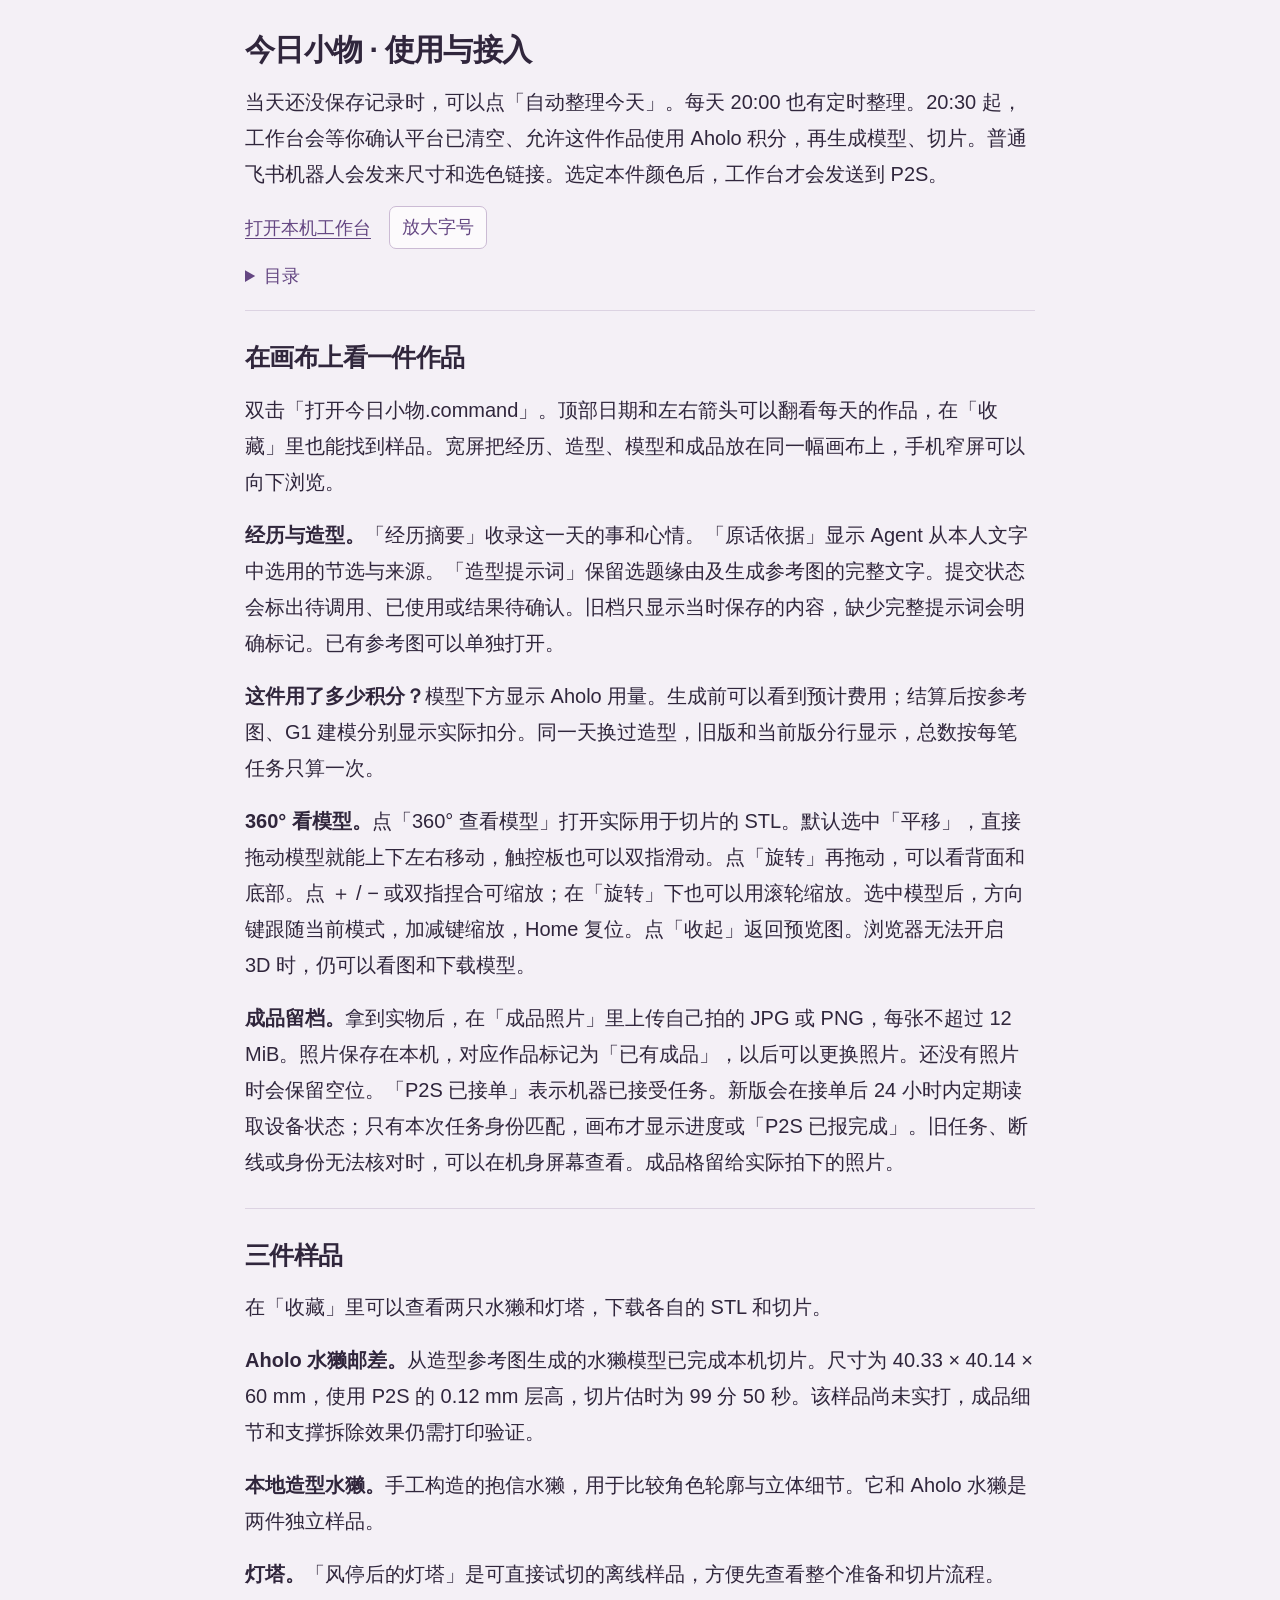
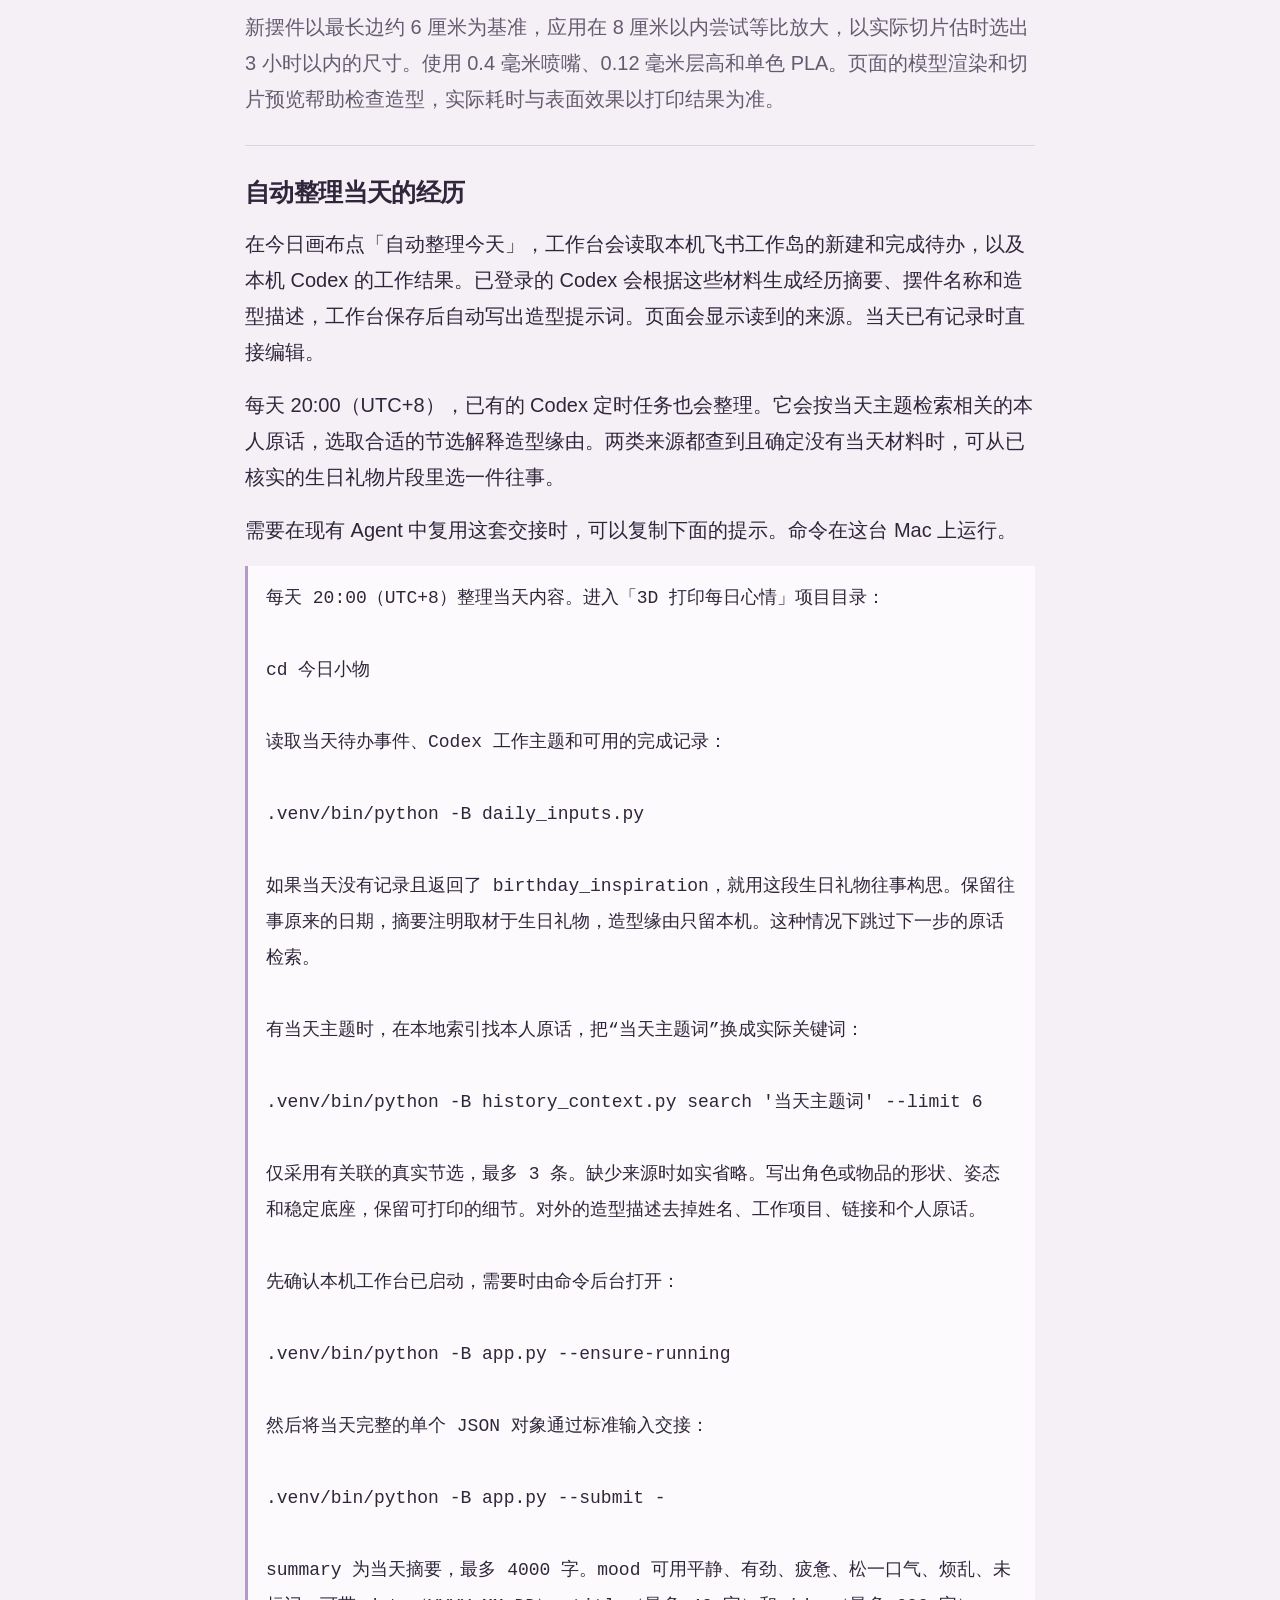
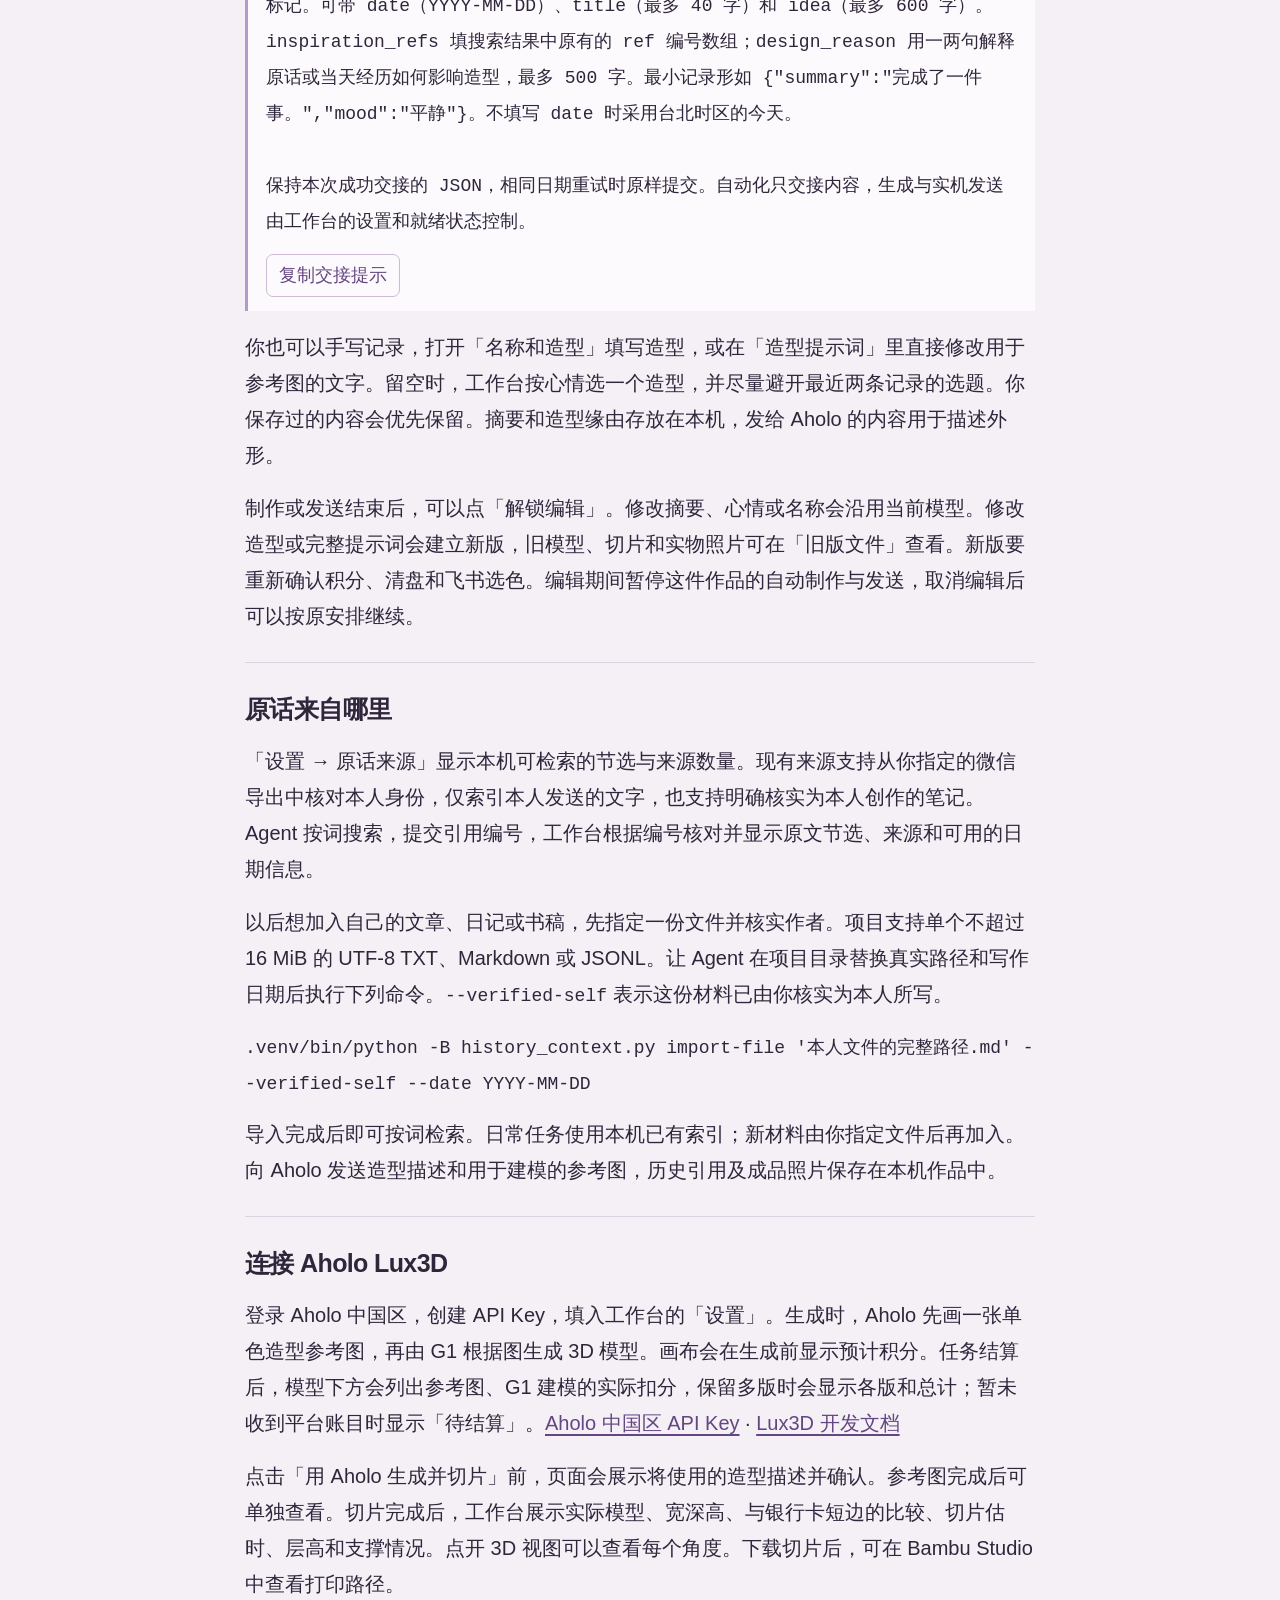
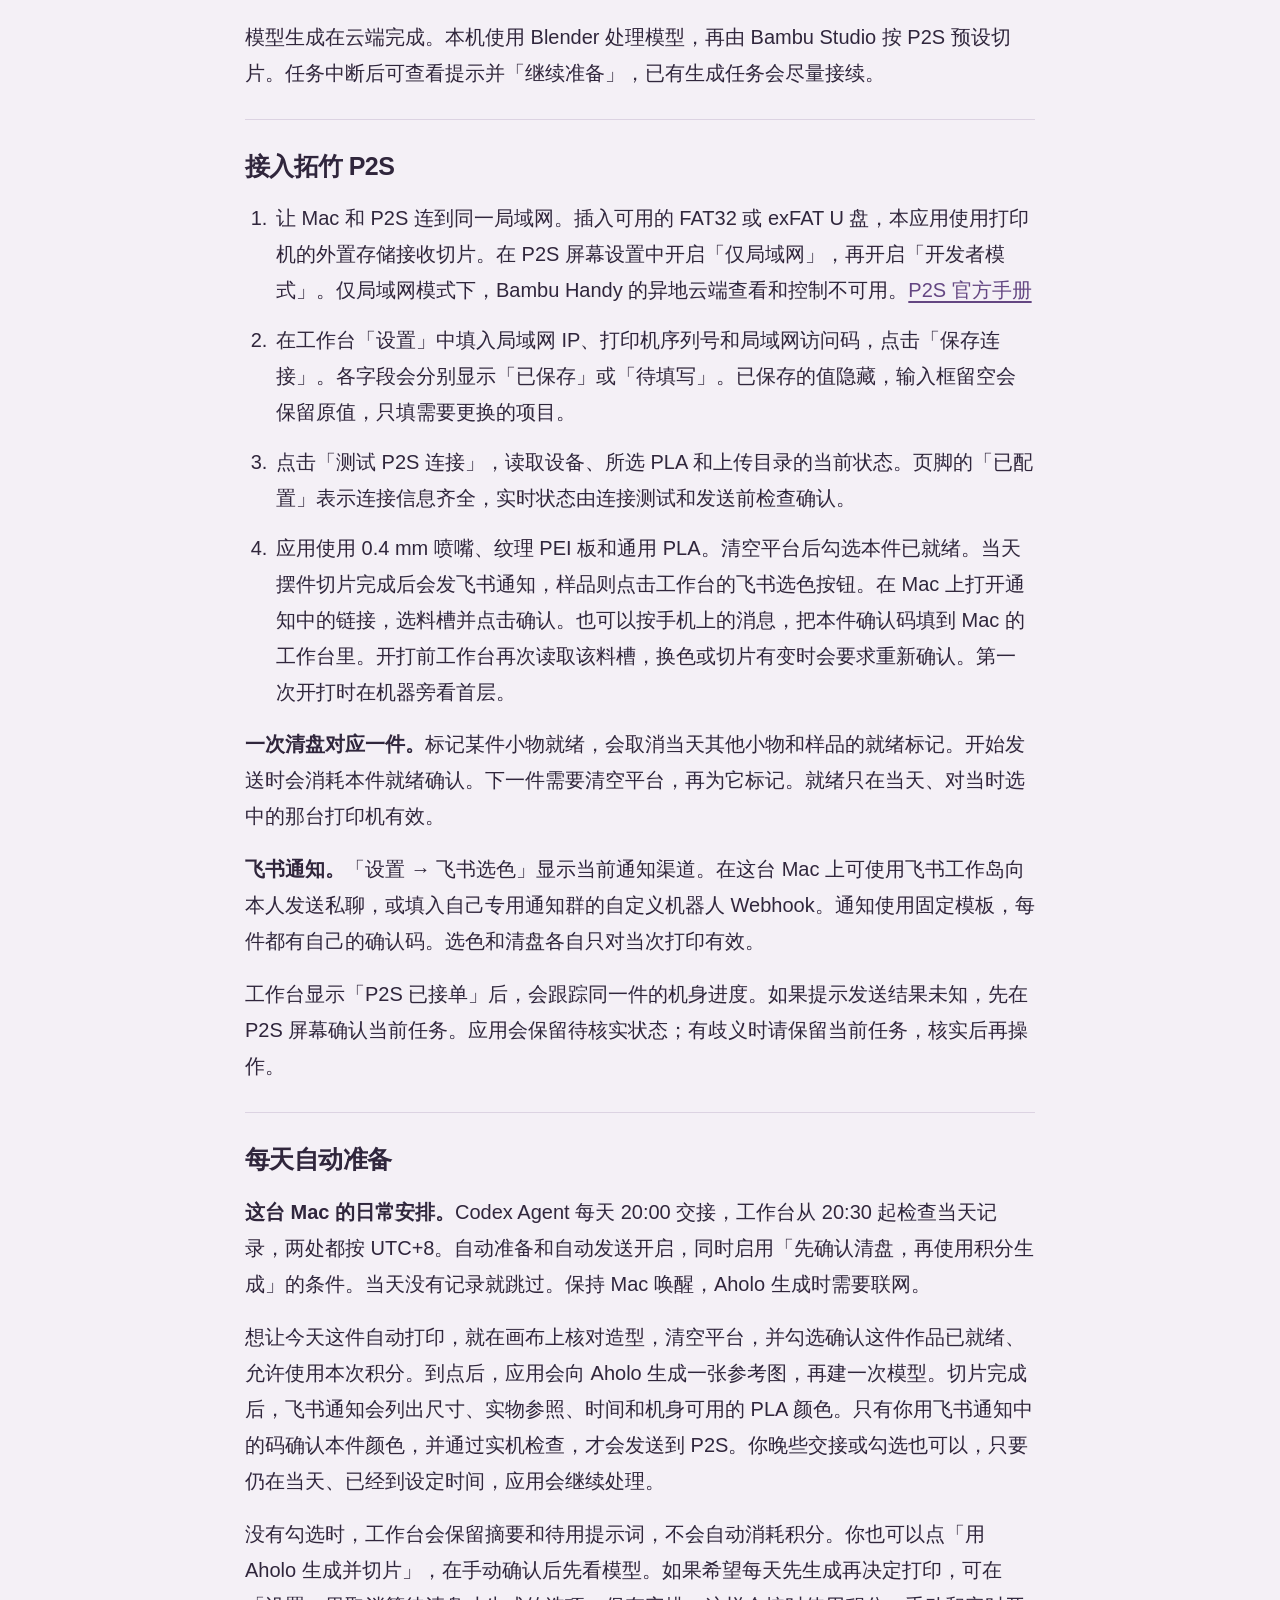
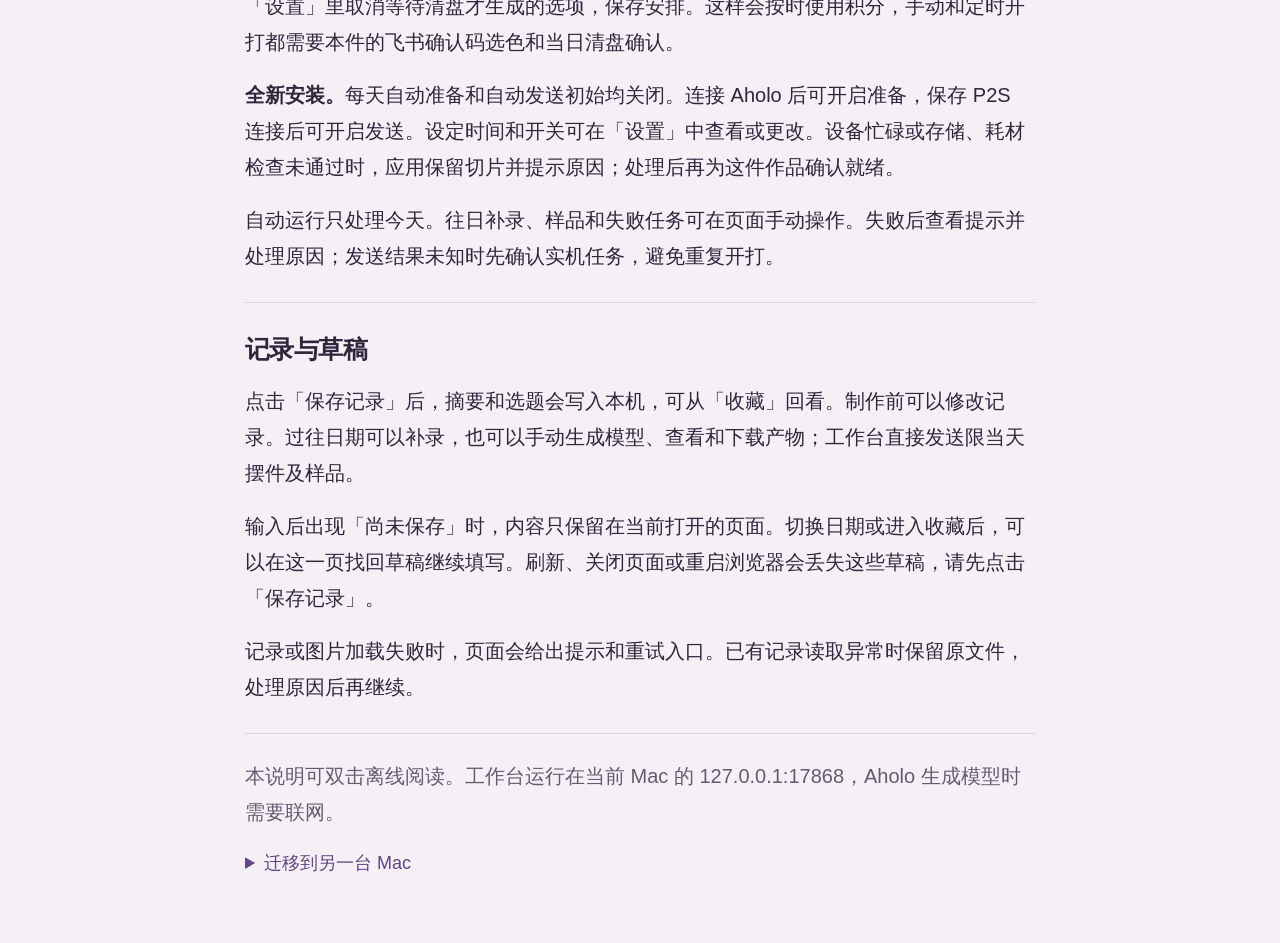
<file: 今日小物/使用与接入.html>
<!doctype html>
<html lang="zh-CN">
<head>
<meta charset="utf-8">
<meta name="viewport" content="width=device-width, initial-scale=1">
<title>今日小物 · 使用与接入</title>
<style>
  :root {
    color-scheme: light;
    --paper: #f4f0f6;
    --ink: #30263c;
    --muted: #655b70;
    --accent: #644682;
    --rule: #dcd3e2;
    --panel: #fcfafc;
    --reading-size: 20px;
  }
  * { box-sizing: border-box; }
  html { scroll-padding-top: 20px; }
  body { margin: 0; background: var(--paper); color: var(--ink); font: var(--reading-size)/1.8 "PingFang SC", "Hiragino Sans GB", "Microsoft YaHei", sans-serif; }
  main { max-width: 850px; margin: auto; padding: 28px 30px 64px; }
  header { padding-bottom: 18px; border-bottom: 1px solid var(--rule); }
  h1, h2, h3 { line-height: 1.45; letter-spacing: -.025em; font-weight: 700; }
  h1 { font-size: 30px; margin: 0 0 12px; }
  h2 { font-size: 25px; margin: 0 0 16px; }
  h3 { font-size: 21px; margin: 24px 0 10px; }
  p { margin: 0 0 17px; overflow-wrap: anywhere; }
  header p { margin-bottom: 14px; }
  section { padding: 28px 0; border-bottom: 1px solid var(--rule); scroll-margin-top: 18px; }
  section > :last-child { margin-bottom: 0; }
  a { color: var(--accent); text-underline-offset: .2em; }
  :focus-visible { outline: 2px solid var(--accent); outline-offset: 4px; }
  button { font: inherit; font-size: 18px; line-height: 1.4; color: var(--accent); background: var(--panel); border: 1px solid #cbbbd4; padding: 8px 12px; border-radius: 7px; cursor: pointer; min-height: 42px; }
  .tools { display: flex; align-items: flex-start; gap: 10px 18px; flex-wrap: wrap; font-size: 18px; }
  .tools > a { padding: 6px 0; }
  .contents { flex-basis: 100%; }
  summary { cursor: pointer; color: var(--accent); width: fit-content; font-size: 18px; }
  nav { display: flex; gap: 7px 20px; flex-wrap: wrap; padding-top: 10px; font-size: 18px; }
  nav a { padding: 2px 0; }
  .handoff { margin: 18px 0; border-left: 3px solid #b39ac8; padding: 14px 18px; background: var(--panel); }
  pre { white-space: pre-wrap; overflow-wrap: anywhere; margin: 0 0 14px; }
  code { font: .9em/1.75 "IBM Plex Mono", Menlo, monospace; }
  #copy-status { font-size: 18px; color: var(--muted); margin-left: 8px; }
  ol { padding-left: 1.4em; margin: 16px 0; }
  li { padding-left: .15em; margin-bottom: 14px; }
  .note { color: var(--muted); }
  footer { padding-top: 24px; }
  footer details { margin-top: 14px; }
  footer details > p { margin-top: 14px; }
  @media (max-width: 600px) {
    main { padding: 20px 20px 44px; }
    h1 { font-size: 28px; }
    h2 { font-size: 24px; }
    section { padding: 25px 0; }
    .handoff { padding: 12px 14px; }
    nav { display: grid; grid-template-columns: 1fr; gap: 6px; }
  }
  @media print {
    body { background: #fff; }
    .tools, #copy, #copy-status { display: none; }
    main { max-width: none; padding: 0; }
    a { color: inherit; }
  }
</style>
</head>
<body>
<main>
  <header>
    <h1>今日小物 · 使用与接入</h1>
    <p>当天还没保存记录时，可以点「自动整理今天」。每天 20:00 也有定时整理。20:30 起，工作台会等你确认平台已清空、允许这件作品使用 Aholo 积分，再生成模型、切片。普通飞书机器人会发来尺寸和选色链接。选定本件颜色后，工作台才会发送到 P2S。</p>
    <div class="tools" aria-label="阅读工具">
      <a href="http://127.0.0.1:17868/">打开本机工作台</a>
      <button type="button" id="larger" aria-pressed="false">放大字号</button>
      <details class="contents" id="contents">
        <summary>目录</summary>
        <nav aria-label="目录">
          <a href="#canvas">作品画布</a>
          <a href="#sample">三件样品</a>
          <a href="#agent">每日交接</a>
          <a href="#sources">本人历史来源</a>
          <a href="#aholo">连接 Aholo</a>
          <a href="#printer">接入 P2S</a>
          <a href="#daily">每天自动准备</a>
          <a href="#records">记录与草稿</a>
        </nav>
      </details>
    </div>
  </header>
  <section id="canvas">
    <h2>在画布上看一件作品</h2>
    <p>双击「打开今日小物.command」。顶部日期和左右箭头可以翻看每天的作品，在「收藏」里也能找到样品。宽屏把经历、造型、模型和成品放在同一幅画布上，手机窄屏可以向下浏览。</p>
    <p><strong>经历与造型。</strong>「经历摘要」收录这一天的事和心情。「原话依据」显示 Agent 从本人文字中选用的节选与来源。「造型提示词」保留选题缘由及生成参考图的完整文字。提交状态会标出待调用、已使用或结果待确认。旧档只显示当时保存的内容，缺少完整提示词会明确标记。已有参考图可以单独打开。</p>
    <p><strong>这件用了多少积分？</strong>模型下方显示 Aholo 用量。生成前可以看到预计费用；结算后按参考图、G1 建模分别显示实际扣分。同一天换过造型，旧版和当前版分行显示，总数按每笔任务只算一次。</p>
    <p><strong>360° 看模型。</strong>点「360° 查看模型」打开实际用于切片的 STL。默认选中「平移」，直接拖动模型就能上下左右移动，触控板也可以双指滑动。点「旋转」再拖动，可以看背面和底部。点 ＋ / − 或双指捏合可缩放；在「旋转」下也可以用滚轮缩放。选中模型后，方向键跟随当前模式，加减键缩放，Home 复位。点「收起」返回预览图。浏览器无法开启 3D 时，仍可以看图和下载模型。</p>
    <p><strong>成品留档。</strong>拿到实物后，在「成品照片」里上传自己拍的 JPG 或 PNG，每张不超过 12 MiB。照片保存在本机，对应作品标记为「已有成品」，以后可以更换照片。还没有照片时会保留空位。「P2S 已接单」表示机器已接受任务。新版会在接单后 24 小时内定期读取设备状态；只有本次任务身份匹配，画布才显示进度或「P2S 已报完成」。旧任务、断线或身份无法核对时，可以在机身屏幕查看。成品格留给实际拍下的照片。</p>
  </section>
  <section id="sample">
    <h2>三件样品</h2>
    <p>在「收藏」里可以查看两只水獭和灯塔，下载各自的 STL 和切片。</p>
    <p><strong>Aholo 水獭邮差。</strong>从造型参考图生成的水獭模型已完成本机切片。尺寸为 40.33 × 40.14 × 60 mm，使用 P2S 的 0.12 mm 层高，切片估时为 99 分 50 秒。该样品尚未实打，成品细节和支撑拆除效果仍需打印验证。</p>
    <p><strong>本地造型水獭。</strong>手工构造的抱信水獭，用于比较角色轮廓与立体细节。它和 Aholo 水獭是两件独立样品。</p>
    <p><strong>灯塔。</strong>「风停后的灯塔」是可直接试切的离线样品，方便先查看整个准备和切片流程。</p>
    <p class="note">新摆件以最长边约 6 厘米为基准，应用在 8 厘米以内尝试等比放大，以实际切片估时选出 3 小时以内的尺寸。使用 0.4 毫米喷嘴、0.12 毫米层高和单色 PLA。页面的模型渲染和切片预览帮助检查造型，实际耗时与表面效果以打印结果为准。</p>
  </section>
  <section id="agent">
    <h2>自动整理当天的经历</h2>
    <p>在今日画布点「自动整理今天」，工作台会读取本机飞书工作岛的新建和完成待办，以及本机 Codex 的工作结果。已登录的 Codex 会根据这些材料生成经历摘要、摆件名称和造型描述，工作台保存后自动写出造型提示词。页面会显示读到的来源。当天已有记录时直接编辑。</p>
    <p>每天 20:00（UTC+8），已有的 Codex 定时任务也会整理。它会按当天主题检索相关的本人原话，选取合适的节选解释造型缘由。两类来源都查到且确定没有当天材料时，可从已核实的生日礼物片段里选一件往事。</p>
    <p>需要在现有 Agent 中复用这套交接时，可以复制下面的提示。命令在这台 Mac 上运行。</p>
    <div class="handoff">
      <pre><code id="handoff-text">每天 20:00（UTC+8）整理当天内容。进入「3D 打印每日心情」项目目录：

cd 今日小物

读取当天待办事件、Codex 工作主题和可用的完成记录：

.venv/bin/python -B daily_inputs.py

如果当天没有记录且返回了 birthday_inspiration，就用这段生日礼物往事构思。保留往事原来的日期，摘要注明取材于生日礼物，造型缘由只留本机。这种情况下跳过下一步的原话检索。

有当天主题时，在本地索引找本人原话，把“当天主题词”换成实际关键词：

.venv/bin/python -B history_context.py search '当天主题词' --limit 6

仅采用有关联的真实节选，最多 3 条。缺少来源时如实省略。写出角色或物品的形状、姿态和稳定底座，保留可打印的细节。对外的造型描述去掉姓名、工作项目、链接和个人原话。

先确认本机工作台已启动，需要时由命令后台打开：

.venv/bin/python -B app.py --ensure-running

然后将当天完整的单个 JSON 对象通过标准输入交接：

.venv/bin/python -B app.py --submit -

summary 为当天摘要，最多 4000 字。mood 可用平静、有劲、疲惫、松一口气、烦乱、未标记。可带 date（YYYY-MM-DD）、title（最多 40 字）和 idea（最多 600 字）。inspiration_refs 填搜索结果中原有的 ref 编号数组；design_reason 用一两句解释原话或当天经历如何影响造型，最多 500 字。最小记录形如 {"summary":"完成了一件事。","mood":"平静"}。不填写 date 时采用台北时区的今天。

保持本次成功交接的 JSON，相同日期重试时原样提交。自动化只交接内容，生成与实机发送由工作台的设置和就绪状态控制。</code></pre>
      <button type="button" id="copy">复制交接提示</button>
      <span id="copy-status" role="status" aria-live="polite"></span>
    </div>
    <p>你也可以手写记录，打开「名称和造型」填写造型，或在「造型提示词」里直接修改用于参考图的文字。留空时，工作台按心情选一个造型，并尽量避开最近两条记录的选题。你保存过的内容会优先保留。摘要和造型缘由存放在本机，发给 Aholo 的内容用于描述外形。</p>
    <p>制作或发送结束后，可以点「解锁编辑」。修改摘要、心情或名称会沿用当前模型。修改造型或完整提示词会建立新版，旧模型、切片和实物照片可在「旧版文件」查看。新版要重新确认积分、清盘和飞书选色。编辑期间暂停这件作品的自动制作与发送，取消编辑后可以按原安排继续。</p>
  </section>
  <section id="sources">
    <h2>原话来自哪里</h2>
    <p>「设置 → 原话来源」显示本机可检索的节选与来源数量。现有来源支持从你指定的微信导出中核对本人身份，仅索引本人发送的文字，也支持明确核实为本人创作的笔记。Agent 按词搜索，提交引用编号，工作台根据编号核对并显示原文节选、来源和可用的日期信息。</p>
    <p>以后想加入自己的文章、日记或书稿，先指定一份文件并核实作者。项目支持单个不超过 16 MiB 的 UTF-8 TXT、Markdown 或 JSONL。让 Agent 在项目目录替换真实路径和写作日期后执行下列命令。<code>--verified-self</code> 表示这份材料已由你核实为本人所写。</p>
    <pre><code>.venv/bin/python -B history_context.py import-file '本人文件的完整路径.md' --verified-self --date YYYY-MM-DD</code></pre>
    <p>导入完成后即可按词检索。日常任务使用本机已有索引；新材料由你指定文件后再加入。向 Aholo 发送造型描述和用于建模的参考图，历史引用及成品照片保存在本机作品中。</p>
  </section>
  <section id="aholo">
    <h2>连接 Aholo Lux3D</h2>
    <p>登录 Aholo 中国区，创建 API Key，填入工作台的「设置」。生成时，Aholo 先画一张单色造型参考图，再由 G1 根据图生成 3D 模型。画布会在生成前显示预计积分。任务结算后，模型下方会列出参考图、G1 建模的实际扣分，保留多版时会显示各版和总计；暂未收到平台账目时显示「待结算」。<a href="https://labs.aholo.cn/api-keys">Aholo 中国区 API Key</a> · <a href="https://labs.aholo.ai/api-docs/intro">Lux3D 开发文档</a></p>
    <p>点击「用 Aholo 生成并切片」前，页面会展示将使用的造型描述并确认。参考图完成后可单独查看。切片完成后，工作台展示实际模型、宽深高、与银行卡短边的比较、切片估时、层高和支撑情况。点开 3D 视图可以查看每个角度。下载切片后，可在 Bambu Studio 中查看打印路径。</p>
    <p>模型生成在云端完成。本机使用 Blender 处理模型，再由 Bambu Studio 按 P2S 预设切片。任务中断后可查看提示并「继续准备」，已有生成任务会尽量接续。</p>
  </section>
  <section id="printer">
    <h2>接入拓竹 P2S</h2>
    <ol>
      <li>让 Mac 和 P2S 连到同一局域网。插入可用的 FAT32 或 exFAT U 盘，本应用使用打印机的外置存储接收切片。在 P2S 屏幕设置中开启「仅局域网」，再开启「开发者模式」。仅局域网模式下，Bambu Handy 的异地云端查看和控制不可用。<a href="https://csm.bblcdn.cn/hub/79f028a6cf6f429b9f09ef91f41a85c3.pdf#page=69">P2S 官方手册</a></li>
      <li>在工作台「设置」中填入局域网 IP、打印机序列号和局域网访问码，点击「保存连接」。各字段会分别显示「已保存」或「待填写」。已保存的值隐藏，输入框留空会保留原值，只填需要更换的项目。</li>
      <li>点击「测试 P2S 连接」，读取设备、所选 PLA 和上传目录的当前状态。页脚的「已配置」表示连接信息齐全，实时状态由连接测试和发送前检查确认。</li>
      <li>应用使用 0.4 mm 喷嘴、纹理 PEI 板和通用 PLA。清空平台后勾选本件已就绪。当天摆件切片完成后会发飞书通知，样品则点击工作台的飞书选色按钮。在 Mac 上打开通知中的链接，选料槽并点击确认。也可以按手机上的消息，把本件确认码填到 Mac 的工作台里。开打前工作台再次读取该料槽，换色或切片有变时会要求重新确认。第一次开打时在机器旁看首层。</li>
    </ol>
    <p><strong>一次清盘对应一件。</strong>标记某件小物就绪，会取消当天其他小物和样品的就绪标记。开始发送时会消耗本件就绪确认。下一件需要清空平台，再为它标记。就绪只在当天、对当时选中的那台打印机有效。</p>
    <p><strong>飞书通知。</strong>「设置 → 飞书选色」显示当前通知渠道。在这台 Mac 上可使用飞书工作岛向本人发送私聊，或填入自己专用通知群的自定义机器人 Webhook。通知使用固定模板，每件都有自己的确认码。选色和清盘各自只对当次打印有效。</p>
    <p>工作台显示「P2S 已接单」后，会跟踪同一件的机身进度。如果提示发送结果未知，先在 P2S 屏幕确认当前任务。应用会保留待核实状态；有歧义时请保留当前任务，核实后再操作。</p>
  </section>
  <section id="daily">
    <h2>每天自动准备</h2>
    <p><strong>这台 Mac 的日常安排。</strong>Codex Agent 每天 20:00 交接，工作台从 20:30 起检查当天记录，两处都按 UTC+8。自动准备和自动发送开启，同时启用「先确认清盘，再使用积分生成」的条件。当天没有记录就跳过。保持 Mac 唤醒，Aholo 生成时需要联网。</p>
    <p>想让今天这件自动打印，就在画布上核对造型，清空平台，并勾选确认这件作品已就绪、允许使用本次积分。到点后，应用会向 Aholo 生成一张参考图，再建一次模型。切片完成后，飞书通知会列出尺寸、实物参照、时间和机身可用的 PLA 颜色。只有你用飞书通知中的码确认本件颜色，并通过实机检查，才会发送到 P2S。你晚些交接或勾选也可以，只要仍在当天、已经到设定时间，应用会继续处理。</p>
    <p>没有勾选时，工作台会保留摘要和待用提示词，不会自动消耗积分。你也可以点「用 Aholo 生成并切片」，在手动确认后先看模型。如果希望每天先生成再决定打印，可在「设置」里取消等待清盘才生成的选项，保存安排。这样会按时使用积分，手动和定时开打都需要本件的飞书确认码选色和当日清盘确认。</p>
    <p><strong>全新安装。</strong>每天自动准备和自动发送初始均关闭。连接 Aholo 后可开启准备，保存 P2S 连接后可开启发送。设定时间和开关可在「设置」中查看或更改。设备忙碌或存储、耗材检查未通过时，应用保留切片并提示原因；处理后再为这件作品确认就绪。</p>
    <p>自动运行只处理今天。往日补录、样品和失败任务可在页面手动操作。失败后查看提示并处理原因；发送结果未知时先确认实机任务，避免重复开打。</p>
  </section>
  <section id="records">
    <h2>记录与草稿</h2>
    <p>点击「保存记录」后，摘要和选题会写入本机，可从「收藏」回看。制作前可以修改记录。过往日期可以补录，也可以手动生成模型、查看和下载产物；工作台直接发送限当天摆件及样品。</p>
    <p>输入后出现「尚未保存」时，内容只保留在当前打开的页面。切换日期或进入收藏后，可以在这一页找回草稿继续填写。刷新、关闭页面或重启浏览器会丢失这些草稿，请先点击「保存记录」。</p>
    <p>记录或图片加载失败时，页面会给出提示和重试入口。已有记录读取异常时保留原文件，处理原因后再继续。</p>
  </section>
  <footer>
    <p class="note">本说明可双击离线阅读。工作台运行在当前 Mac 的 127.0.0.1:17868，Aholo 生成模型时需要联网。</p>
    <details>
      <summary>迁移到另一台 Mac</summary>
      <p>在另一台 Mac 安装 Blender、Bambu Studio 和 uv，复制项目后，在项目目录建立 Python 环境，再双击启动文件。连接信息保存在本机配置中，换机时在设置中核对并补全。</p>
      <pre><code>uv venv .venv &amp;&amp; uv pip install --python .venv/bin/python -r requirements.txt</code></pre>
    </details>
  </footer>
</main>
<script>
  const larger = document.getElementById('larger');
  larger.addEventListener('click', () => {
    const active = larger.getAttribute('aria-pressed') === 'true';
    larger.setAttribute('aria-pressed', String(!active));
    document.documentElement.style.setProperty('--reading-size', active ? '20px' : '24px');
    larger.textContent = active ? '放大字号' : '恢复字号';
  });
  document.querySelector('nav').addEventListener('click', (event) => {
    if (event.target.closest('a') && window.matchMedia('(max-width: 600px)').matches) {
      document.getElementById('contents').open = false;
    }
  });
  const copy = document.getElementById('copy');
  const text = document.getElementById('handoff-text');
  const status = document.getElementById('copy-status');
  copy.addEventListener('click', async () => {
    try {
      await navigator.clipboard.writeText(text.textContent);
      status.textContent = '已复制';
    } catch {
      const range = document.createRange();
      range.selectNodeContents(text);
      const selection = window.getSelection();
      selection.removeAllRanges();
      selection.addRange(range);
      status.textContent = document.execCommand('copy') ? '已复制' : '已选中，请按 ⌘C';
    }
  });
</script>
</body>
</html>
</file>
